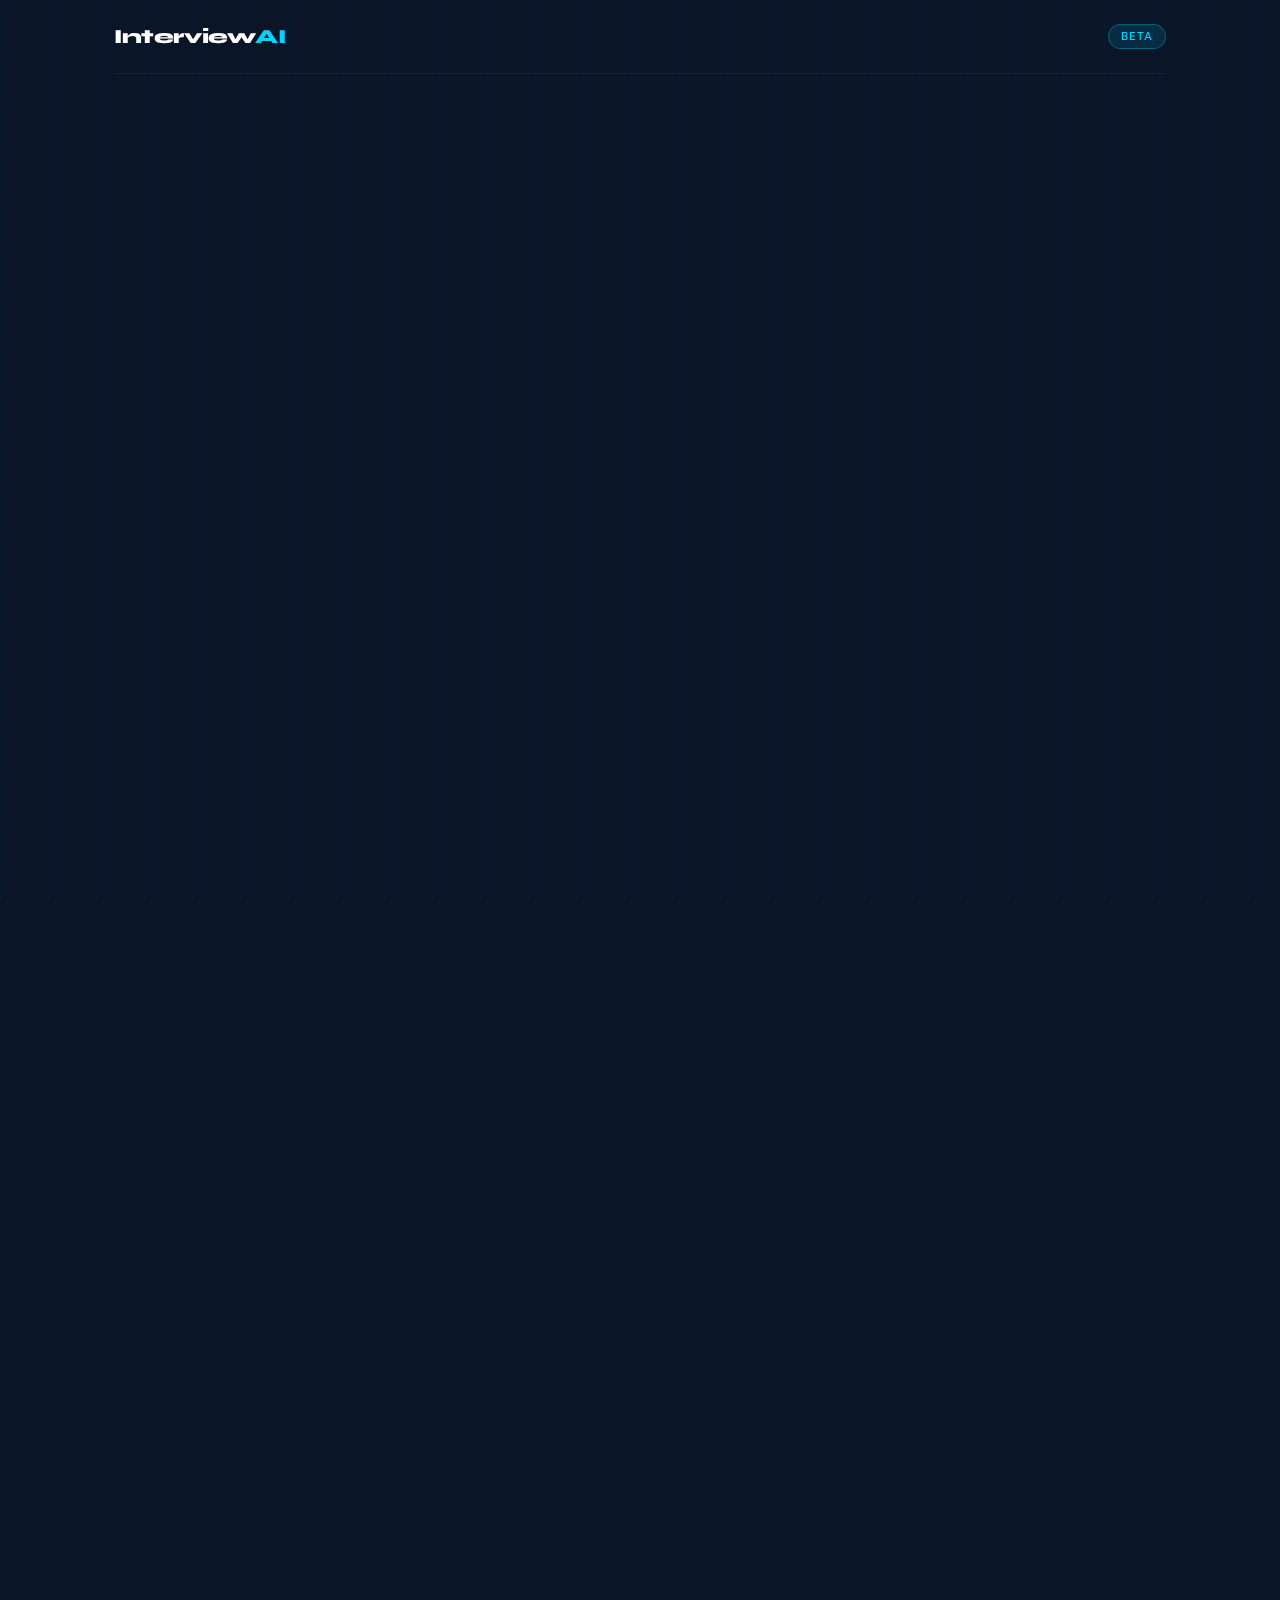
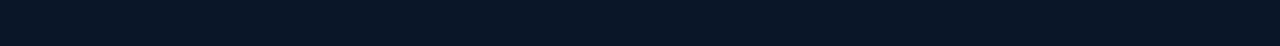
<file: index.html>
<!DOCTYPE html>
<html lang="en">
<head>
  <meta charset="UTF-8" />
  <meta name="viewport" content="width=device-width, initial-scale=1.0" />
  <title>InterviewAI — AI-Powered Interview Coach</title>
  <link rel="stylesheet" href="style.css" />
</head>
<body>
  <div class="container">
    <!-- Nav -->
    <nav class="nav">
      <a class="nav-logo" href="index.html">Interview<span>AI</span></a>
      <span class="nav-badge">Beta</span>
    </nav>

    <!-- Hero -->
    <section class="hero fade-up fade-up-1">
      <div class="hero-eyebrow">AI-Powered Analysis</div>
      <h1>Ace Your Next<br/><em>Interview</em></h1>
      <p>Get real-time feedback on your confidence, emotion, voice clarity, and answer quality — powered by AI analysis.</p>

      <!-- Feature cards -->
      <div class="features fade-up fade-up-2">
        <div class="feature-card">
          <span class="feature-icon">🎯</span>
          <h3>NLP Scoring</h3>
          <p>Your answers scored on clarity, grammar, and relevance in real time.</p>
        </div>
        <div class="feature-card">
          <span class="feature-icon">😊</span>
          <h3>Emotion Tracking</h3>
          <p>Face detection monitors your emotion throughout the session.</p>
        </div>
        <div class="feature-card">
          <span class="feature-icon">🎙️</span>
          <h3>Voice Analysis</h3>
          <p>Speech-to-text + clarity scoring from your microphone.</p>
        </div>
      </div>

      <a href="interview.html" class="btn btn-primary fade-up fade-up-3">
        <svg width="18" height="18" viewBox="0 0 24 24" fill="none" stroke="currentColor" stroke-width="2.5"><polygon points="5,3 19,12 5,21"/></svg>
        Start Interview
      </a>
    </section>

    <!-- How it works -->
    <section style="padding: 48px 0; max-width: 600px; margin: 0 auto; text-align: center;" class="fade-up fade-up-4">
      <h2 style="font-family: var(--font-display); font-size: 1.4rem; font-weight: 700; margin-bottom: 32px; color: var(--gray-400); letter-spacing: -0.02em;">How it works</h2>
      <div class="steps">
        <div class="step done">
          <div class="step-circle">1</div>
          <span class="step-label">Setup</span>
        </div>
        <div class="step-line"></div>
        <div class="step">
          <div class="step-circle">2</div>
          <span class="step-label">Interview</span>
        </div>
        <div class="step-line"></div>
        <div class="step">
          <div class="step-circle">3</div>
          <span class="step-label">Analysis</span>
        </div>
        <div class="step-line"></div>
        <div class="step">
          <div class="step-circle">4</div>
          <span class="step-label">Results</span>
        </div>
      </div>

      <div class="setup-card fade-up fade-up-5">
        <h2>Quick Setup</h2>
        <p>Configure your interview session before we begin. Make sure your camera and microphone are connected.</p>

        <div class="form-group">
          <label>Interview Role</label>
          <input type="text" id="role-input" placeholder="e.g. Software Engineer, Product Manager…" />
        </div>

        <div class="form-group">
          <label>Difficulty Level</label>
          <select id="difficulty-select">
            <option value="easy">Entry Level</option>
            <option value="medium" selected>Mid-Level</option>
            <option value="hard">Senior / Advanced</option>
          </select>
        </div>

        <div class="form-group">
          <label>Number of Questions</label>
          <select id="question-count">
            <option value="3">3 Questions</option>
            <option value="5" selected>5 Questions</option>
            <option value="8">8 Questions</option>
          </select>
        </div>

        <div class="alert" id="setup-alert">
          ⚠️ Please fill in your target role before continuing.
        </div>

        <button class="btn btn-primary" style="width:100%;" onclick="startInterview()">
          Begin Interview Session →
        </button>
      </div>
    </section>
  </div>

  <script>
    function startInterview() {
      const role = document.getElementById('role-input').value.trim();
      const alert = document.getElementById('setup-alert');
      if (!role) {
        alert.classList.add('show');
        return;
      }
      alert.classList.remove('show');
      // Store config
      const config = {
        role,
        difficulty: document.getElementById('difficulty-select').value,
        questionCount: parseInt(document.getElementById('question-count').value)
      };
      sessionStorage.setItem('interviewConfig', JSON.stringify(config));
      window.location.href = 'interview.html';
    }
  </script>
</body>
</html>
</file>
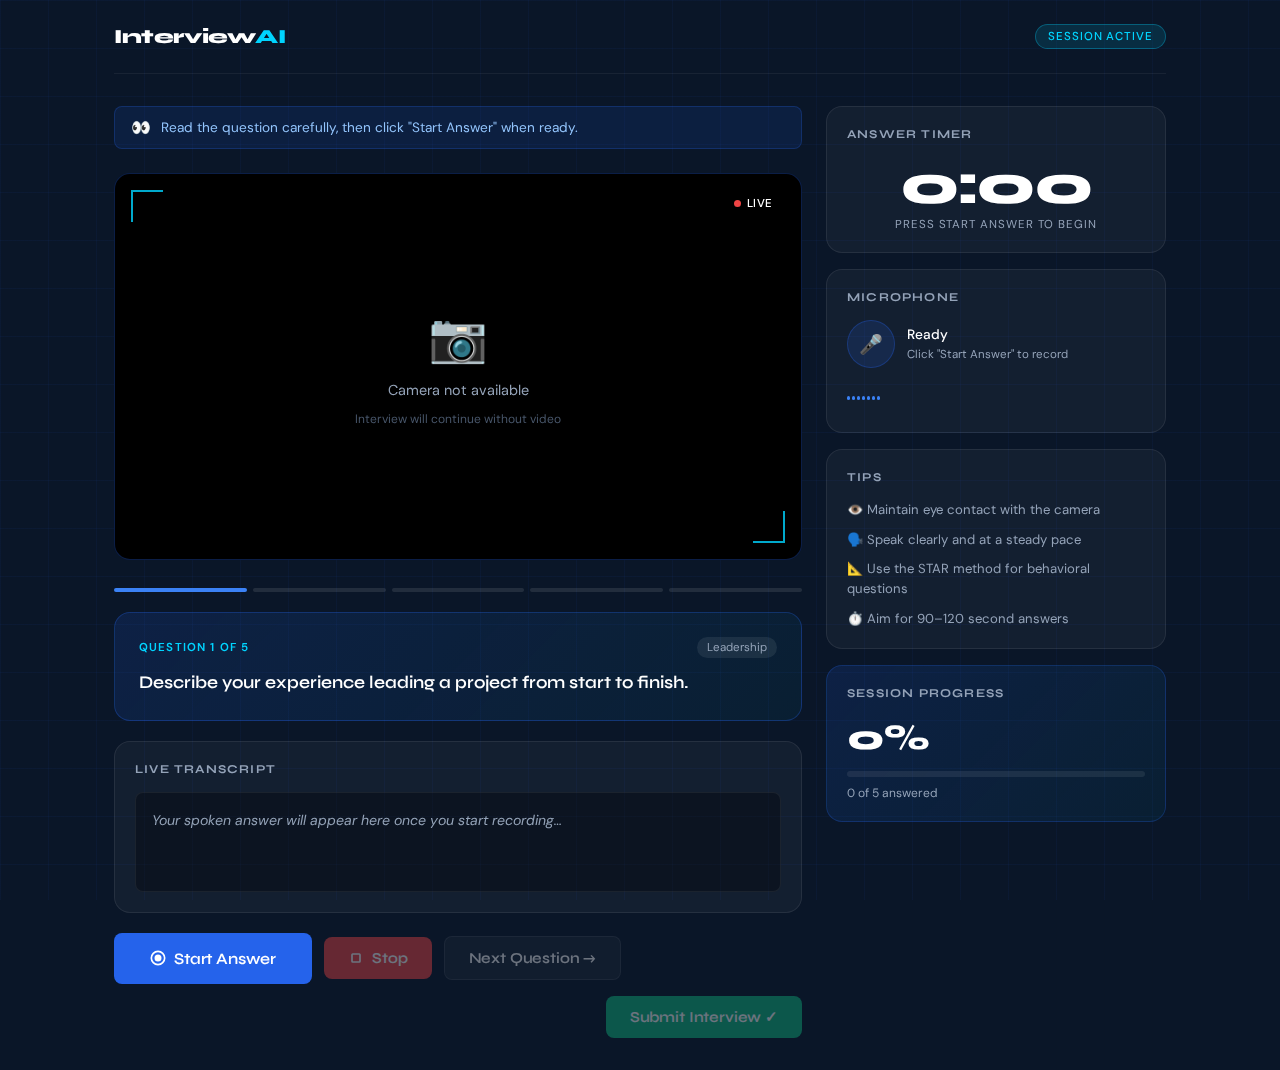
<file: interview.html>
<!DOCTYPE html>
<html lang="en">
<head>
  <meta charset="UTF-8" />
  <meta name="viewport" content="width=device-width, initial-scale=1.0" />
  <title>InterviewAI — Live Session</title>
  <link rel="stylesheet" href="style.css" />
  <style>
    .phase-banner {
      display: flex;
      align-items: center;
      gap: 10px;
      background: rgba(37, 99, 235, 0.12);
      border: 1px solid rgba(37, 99, 235, 0.25);
      border-radius: var(--radius-sm);
      padding: 10px 16px;
      font-size: 0.85rem;
      color: var(--blue-300);
      margin-bottom: 4px;
    }

    .phase-banner .phase-icon { font-size: 1rem; }

    .q-progress {
      display: flex;
      gap: 6px;
      margin-top: 8px;
    }

    .q-dot {
      height: 4px;
      flex: 1;
      border-radius: 2px;
      background: rgba(255,255,255,0.1);
      transition: background 0.4s;
    }

    .q-dot.done { background: var(--success); }
    .q-dot.current { background: var(--blue-400); }

    .recording-badge {
      display: none;
      align-items: center;
      gap: 6px;
      background: rgba(239,68,68,0.15);
      border: 1px solid rgba(239,68,68,0.3);
      color: #fca5a5;
      font-size: 0.72rem;
      font-weight: 600;
      letter-spacing: 0.08em;
      text-transform: uppercase;
      padding: 4px 12px;
      border-radius: 100px;
    }

    .recording-badge.show { display: flex; }
    .recording-badge .dot {
      width: 6px; height: 6px;
      background: var(--danger);
      border-radius: 50%;
      animation: pulse 1s infinite;
    }

    .submit-overlay {
      display: none;
      position: fixed;
      inset: 0;
      background: rgba(10,22,40,0.9);
      backdrop-filter: blur(12px);
      z-index: 100;
      align-items: center;
      justify-content: center;
      flex-direction: column;
      text-align: center;
      gap: 24px;
    }

    .submit-overlay.show { display: flex; }

    .submit-spinner {
      width: 60px; height: 60px;
      border: 3px solid rgba(255,255,255,0.1);
      border-top-color: var(--blue-400);
      border-radius: 50%;
      animation: spin 0.9s linear infinite;
    }

    @keyframes spin { to { transform: rotate(360deg); } }

    .submit-overlay h2 {
      font-family: var(--font-display);
      font-size: 1.5rem;
      font-weight: 700;
    }

    .submit-overlay p { color: var(--gray-400); font-size: 0.9rem; }
  </style>
</head>
<body>
  <!-- Submit / Analyzing overlay -->
  <div class="submit-overlay" id="submit-overlay">
    <div class="submit-spinner"></div>
    <h2>Analyzing Your Interview…</h2>
    <p>Processing speech, facial expressions, and answer quality</p>
  </div>

  <div class="container">
    <nav class="nav">
      <a class="nav-logo" href="index.html">Interview<span>AI</span></a>
      <div style="display:flex;align-items:center;gap:12px;">
        <div class="recording-badge" id="recording-badge">
          <div class="dot"></div>
          Recording
        </div>
        <span class="nav-badge" id="session-label">Session Active</span>
      </div>
    </nav>

    <div class="interview-layout">
      <!-- Main area -->
      <div class="interview-main">

        <!-- Phase banner -->
        <div class="phase-banner" id="phase-banner">
          <span class="phase-icon">👀</span>
          <span id="phase-text">Read the question carefully, then click "Start Answer" when ready.</span>
        </div>

        <!-- Webcam -->
        <div class="webcam-wrap">
          <video id="webcam-video" autoplay muted playsinline></video>
          <div class="webcam-overlay" id="cam-overlay"></div>
          <div class="webcam-status">
            <div class="dot live" id="cam-dot"></div>
            <span id="cam-label">LIVE</span>
          </div>
          <!-- No cam fallback -->
          <div class="webcam-no-cam" id="no-cam" style="display:none;">
            <div class="icon">📷</div>
            <div>Camera not available</div>
            <div style="font-size:0.75rem;color:var(--gray-600);">Interview will continue without video</div>
          </div>
        </div>

        <!-- Q progress -->
        <div class="q-progress" id="q-progress"></div>

        <!-- Question card -->
        <div class="question-card" id="question-card">
          <div class="question-meta">
            <span class="question-num" id="q-num">Question 1 of 5</span>
            <span class="question-category" id="q-cat">Behavioral</span>
          </div>
          <div class="question-text" id="q-text">Loading your personalized question…</div>
        </div>

        <!-- Transcript -->
        <div class="sidebar-card">
          <h3>Live Transcript</h3>
          <div class="transcript-box" id="transcript-box">
            Your spoken answer will appear here once you start recording…
          </div>
        </div>

        <!-- Controls -->
        <div class="controls-bar">
          <button class="btn btn-primary" id="btn-start" onclick="startAnswer()">
            <svg width="16" height="16" viewBox="0 0 24 24" fill="none" stroke="currentColor" stroke-width="2.5"><circle cx="12" cy="12" r="10"/><circle cx="12" cy="12" r="4" fill="currentColor"/></svg>
            Start Answer
          </button>
          <button class="btn btn-danger" id="btn-stop" onclick="stopAnswer()" disabled>
            <svg width="16" height="16" viewBox="0 0 24 24" fill="none" stroke="currentColor" stroke-width="2.5"><rect x="6" y="6" width="12" height="12" rx="1"/></svg>
            Stop
          </button>
          <button class="btn btn-secondary" id="btn-next" onclick="nextQuestion()" disabled>
            Next Question →
          </button>
          <button class="btn btn-success" id="btn-submit" onclick="submitInterview()" disabled style="margin-left:auto;">
            Submit Interview ✓
          </button>
        </div>
      </div>

      <!-- Sidebar -->
      <div class="sidebar">
        <!-- Timer -->
        <div class="sidebar-card">
          <h3>Answer Timer</h3>
          <div class="timer-display" id="timer-display">2:00</div>
          <div class="timer-label" id="timer-label">Press Start Answer to begin</div>
        </div>

        <!-- Mic indicator -->
        <div class="sidebar-card">
          <h3>Microphone</h3>
          <div class="mic-indicator">
            <div class="mic-icon-wrap" id="mic-icon">🎤</div>
            <div class="mic-info">
              <div class="mic-label" id="mic-label">Ready</div>
              <div class="mic-sublabel" id="mic-sub">Click "Start Answer" to record</div>
            </div>
          </div>
          <div class="waveform" id="waveform" style="margin-top:16px;">
            <div class="wave-bar"></div>
            <div class="wave-bar"></div>
            <div class="wave-bar"></div>
            <div class="wave-bar"></div>
            <div class="wave-bar"></div>
            <div class="wave-bar"></div>
            <div class="wave-bar"></div>
          </div>
        </div>

        <!-- Tips -->
        <div class="sidebar-card">
          <h3>Tips</h3>
          <div style="display:flex;flex-direction:column;gap:10px;font-size:0.82rem;color:var(--gray-400);line-height:1.5;">
            <div>👁️ Maintain eye contact with the camera</div>
            <div>🗣️ Speak clearly and at a steady pace</div>
            <div>📐 Use the STAR method for behavioral questions</div>
            <div>⏱️ Aim for 90–120 second answers</div>
          </div>
        </div>

        <!-- Session progress -->
        <div class="sidebar-card" style="background: linear-gradient(135deg,rgba(37,99,235,0.15),rgba(0,212,255,0.05)); border-color: rgba(37,99,235,0.25);">
          <h3>Session Progress</h3>
          <div style="font-family:var(--font-display);font-size:2.2rem;font-weight:800;letter-spacing:-0.03em;color:var(--white);" id="progress-big">0%</div>
          <div style="height:6px;background:rgba(255,255,255,0.08);border-radius:3px;margin-top:12px;overflow:hidden;">
            <div id="progress-bar" style="height:100%;border-radius:3px;background:var(--blue-400);width:0%;transition:width 0.5s;"></div>
          </div>
          <div style="font-size:0.75rem;color:var(--gray-400);margin-top:8px;" id="progress-label">0 of 5 answered</div>
        </div>
      </div>
    </div>
  </div>

  <script src="scripts.js"></script>
</body>
</html>
</file>
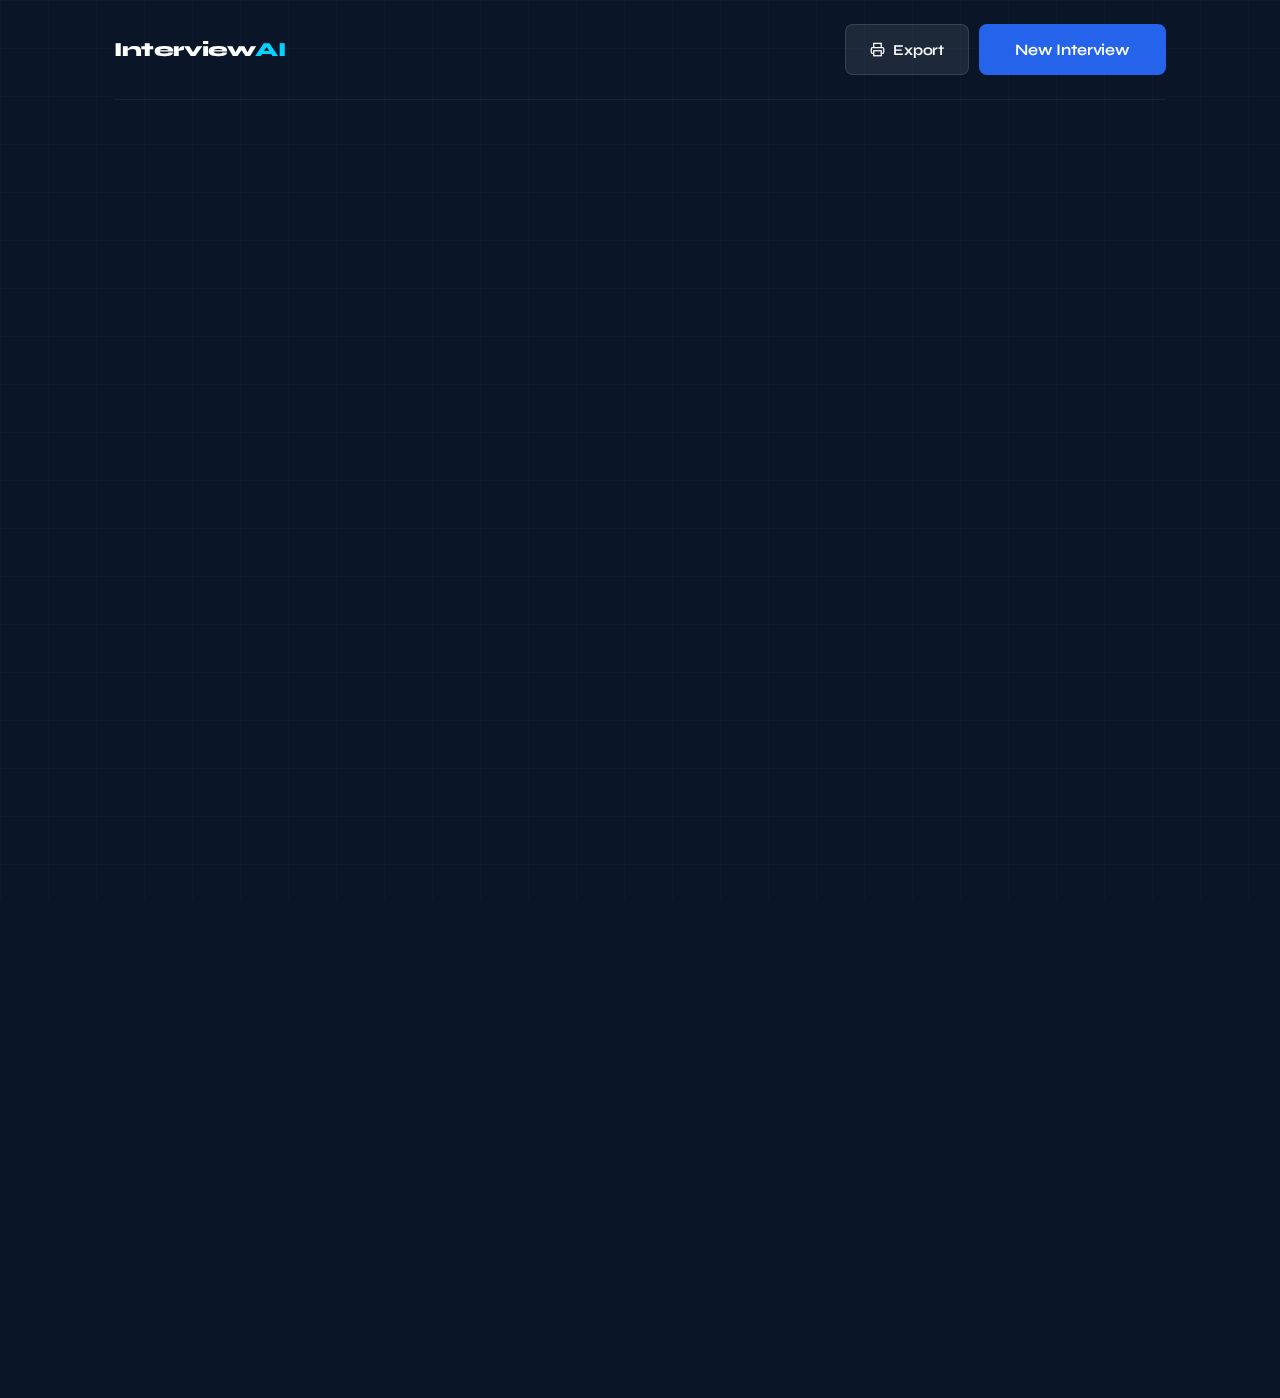
<file: result.html>
<!DOCTYPE html>
<html lang="en">
<head>
  <meta charset="UTF-8" />
  <meta name="viewport" content="width=device-width, initial-scale=1.0" />
  <title>InterviewAI — Your Results</title>
  <link rel="stylesheet" href="style.css" />
</head>
<body>
  <div class="container">
    <nav class="nav">
      <a class="nav-logo" href="index.html">Interview<span>AI</span></a>
      <div style="display:flex;gap:10px;">
        <button class="btn btn-secondary" onclick="window.print()">
          <svg width="15" height="15" viewBox="0 0 24 24" fill="none" stroke="currentColor" stroke-width="2"><path d="M6 9V2h12v7"/><path d="M6 18H4a2 2 0 0 1-2-2v-5a2 2 0 0 1 2-2h16a2 2 0 0 1 2 2v5a2 2 0 0 1-2 2h-2"/><rect x="6" y="14" width="12" height="8"/></svg>
          Export
        </button>
        <a class="btn btn-primary" href="index.html">New Interview</a>
      </div>
    </nav>

    <!-- Results header -->
    <div class="results-header fade-up fade-up-1">
      <div class="hero-eyebrow" style="margin:0 auto 20px;">Interview Complete</div>
      <h1>Your Performance <em style="background:linear-gradient(135deg,var(--blue-400),var(--accent));-webkit-background-clip:text;-webkit-text-fill-color:transparent;background-clip:text;">Report</em></h1>
      <p id="results-subtitle">Here's how you performed across all evaluation dimensions.</p>
    </div>

    <!-- Overall score ring -->
    <div class="score-hero fade-up fade-up-2">
      <div class="score-ring">
        <svg width="160" height="160" viewBox="0 0 160 160">
          <circle class="score-ring-bg" cx="80" cy="80" r="68"/>
          <circle class="score-ring-fill" id="score-ring-fill" cx="80" cy="80" r="68"
            stroke-dasharray="427" stroke-dashoffset="427"/>
        </svg>
        <div class="score-ring-label">
          <div class="score-big" id="overall-score">—</div>
          <div class="score-unit">/ 100</div>
        </div>
      </div>
      <div class="score-summary">
        <h2 id="score-headline">Analyzing…</h2>
        <p id="score-description">Your results are being calculated from your recorded session data.</p>
        <div style="display:flex;gap:12px;margin-top:20px;flex-wrap:wrap;">
          <div style="background:rgba(16,185,129,0.12);border:1px solid rgba(16,185,129,0.25);border-radius:var(--radius-sm);padding:8px 16px;font-size:0.8rem;color:#6ee7b7;" id="strength-tag">💪 Top Strength</div>
          <div style="background:rgba(245,158,11,0.12);border:1px solid rgba(245,158,11,0.25);border-radius:var(--radius-sm);padding:8px 16px;font-size:0.8rem;color:#fcd34d;" id="improve-tag">📈 Improve</div>
        </div>
      </div>
    </div>

    <!-- Metrics grid -->
    <div class="metrics-grid fade-up fade-up-3" id="metrics-grid">
      <!-- Confidence -->
      <div class="metric-card" style="--card-accent:#3b82f6;">
        <span class="metric-icon">💪</span>
        <div class="metric-label">Confidence</div>
        <div class="metric-value" id="m-confidence">—</div>
        <div class="metric-sub" id="m-confidence-sub">Analyzing posture &amp; eye contact</div>
        <div class="metric-bar"><div class="metric-bar-fill" id="mb-confidence"></div></div>
      </div>

      <!-- Emotion Trend -->
      <div class="metric-card" style="--card-accent:#8b5cf6;">
        <span class="metric-icon">😊</span>
        <div class="metric-label">Emotion Trend</div>
        <div class="metric-value" id="m-emotion">—</div>
        <div class="metric-sub" id="m-emotion-sub">Primary detected emotion</div>
        <div class="emotion-timeline" id="emotion-timeline">
          <!-- Generated by JS -->
        </div>
      </div>

      <!-- Voice Clarity -->
      <div class="metric-card" style="--card-accent:#06b6d4;">
        <span class="metric-icon">🎙️</span>
        <div class="metric-label">Voice Clarity</div>
        <div class="metric-value" id="m-voice">—</div>
        <div class="metric-sub" id="m-voice-sub">Speech rate &amp; articulation</div>
        <div class="metric-bar"><div class="metric-bar-fill" id="mb-voice"></div></div>
      </div>

      <!-- NLP Score -->
      <div class="metric-card" style="--card-accent:#10b981;">
        <span class="metric-icon">✍️</span>
        <div class="metric-label">NLP Score</div>
        <div class="metric-value" id="m-nlp">—</div>
        <div class="metric-sub" id="m-nlp-sub">Answer quality &amp; depth</div>
        <div class="metric-bar"><div class="metric-bar-fill" id="mb-nlp"></div></div>
      </div>

      <!-- Sentiment -->
      <div class="metric-card" style="--card-accent:#f59e0b;">
        <span class="metric-icon">📊</span>
        <div class="metric-label">Sentiment</div>
        <div class="metric-value" id="m-sentiment">—</div>
        <div class="metric-sub" id="m-sentiment-sub">Overall answer tone</div>
        <div class="metric-bar"><div class="metric-bar-fill" id="mb-sentiment"></div></div>
      </div>

      <!-- Eye Contact -->
      <div class="metric-card" style="--card-accent:#ec4899;">
        <span class="metric-icon">👁️</span>
        <div class="metric-label">Eye Contact</div>
        <div class="metric-value" id="m-eye">—</div>
        <div class="metric-sub" id="m-eye-sub">Camera engagement</div>
        <div class="metric-bar"><div class="metric-bar-fill" id="mb-eye"></div></div>
      </div>
    </div>

    <!-- Feedback -->
    <div class="feedback-section fade-up fade-up-4">
      <h2>📋 Detailed Feedback</h2>
      <div class="feedback-items" id="feedback-items">
        <!-- Populated by JS -->
      </div>
    </div>

    <!-- Per-question breakdown -->
    <div class="feedback-section fade-up fade-up-5" id="question-breakdown" style="display:none;">
      <h2>🗂️ Question Breakdown</h2>
      <div id="question-cards" style="display:flex;flex-direction:column;gap:12px;"></div>
    </div>

    <!-- Actions -->
    <div style="display:flex;justify-content:center;gap:16px;padding:40px 0;" class="fade-up fade-up-5">
      <a class="btn btn-secondary" href="index.html">← Back to Home</a>
      <a class="btn btn-primary" href="interview.html">Retry Interview</a>
    </div>
  </div>

  <script src="scripts.js"></script>
  <script>
    // Run results display after scripts.js loads
    document.addEventListener('DOMContentLoaded', () => {
      if (window.loadResults) window.loadResults();
    });
  </script>
</body>
</html>
</file>
<file: style.css>
@import url('https://fonts.googleapis.com/css2?family=Syne:wght@400;600;700;800&family=DM+Sans:ital,wght@0,300;0,400;0,500;1,300&display=swap');

:root {
  --blue-900: #0a1628;
  --blue-800: #0d2040;
  --blue-700: #1a3a6b;
  --blue-600: #1e4d9e;
  --blue-500: #2563eb;
  --blue-400: #3b82f6;
  --blue-300: #93c5fd;
  --blue-100: #dbeafe;
  --blue-50: #eff6ff;
  --accent: #00d4ff;
  --accent-warm: #f59e0b;
  --white: #ffffff;
  --gray-100: #f1f5f9;
  --gray-200: #e2e8f0;
  --gray-400: #94a3b8;
  --gray-600: #475569;
  --danger: #ef4444;
  --success: #10b981;

  --font-display: 'Syne', sans-serif;
  --font-body: 'DM Sans', sans-serif;
  --radius: 16px;
  --radius-sm: 8px;
  --shadow: 0 4px 24px rgba(37, 99, 235, 0.12);
  --shadow-lg: 0 12px 48px rgba(37, 99, 235, 0.18);
}

*, *::before, *::after { box-sizing: border-box; margin: 0; padding: 0; }

html { scroll-behavior: smooth; }

body {
  font-family: var(--font-body);
  background: var(--blue-900);
  color: var(--white);
  min-height: 100vh;
  overflow-x: hidden;
}

/* ── GRID BACKGROUND ── */
body::before {
  content: '';
  position: fixed;
  inset: 0;
  background-image:
    linear-gradient(rgba(37, 99, 235, 0.06) 1px, transparent 1px),
    linear-gradient(90deg, rgba(37, 99, 235, 0.06) 1px, transparent 1px);
  background-size: 48px 48px;
  pointer-events: none;
  z-index: 0;
}

.container {
  position: relative;
  z-index: 1;
  max-width: 1100px;
  margin: 0 auto;
  padding: 0 24px;
}

/* ── NAV ── */
.nav {
  display: flex;
  align-items: center;
  justify-content: space-between;
  padding: 24px 0;
  border-bottom: 1px solid rgba(255,255,255,0.06);
  margin-bottom: 0;
}

.nav-logo {
  font-family: var(--font-display);
  font-size: 1.25rem;
  font-weight: 800;
  letter-spacing: -0.02em;
  color: var(--white);
  text-decoration: none;
}

.nav-logo span { color: var(--accent); }

.nav-badge {
  background: rgba(0, 212, 255, 0.12);
  border: 1px solid rgba(0, 212, 255, 0.3);
  color: var(--accent);
  font-size: 0.72rem;
  font-weight: 500;
  letter-spacing: 0.08em;
  text-transform: uppercase;
  padding: 4px 12px;
  border-radius: 100px;
}

/* ── HERO (index) ── */
.hero {
  text-align: center;
  padding: 80px 0 60px;
}

.hero-eyebrow {
  display: inline-flex;
  align-items: center;
  gap: 8px;
  background: rgba(37, 99, 235, 0.15);
  border: 1px solid rgba(37, 99, 235, 0.3);
  color: var(--blue-300);
  font-size: 0.78rem;
  font-weight: 500;
  letter-spacing: 0.1em;
  text-transform: uppercase;
  padding: 6px 16px;
  border-radius: 100px;
  margin-bottom: 32px;
}

.hero-eyebrow::before {
  content: '';
  width: 6px; height: 6px;
  background: var(--accent);
  border-radius: 50%;
  animation: pulse 2s infinite;
}

.hero h1 {
  font-family: var(--font-display);
  font-size: clamp(2.8rem, 6vw, 5rem);
  font-weight: 800;
  line-height: 1.05;
  letter-spacing: -0.03em;
  margin-bottom: 24px;
}

.hero h1 em {
  font-style: normal;
  background: linear-gradient(135deg, var(--blue-400), var(--accent));
  -webkit-background-clip: text;
  -webkit-text-fill-color: transparent;
  background-clip: text;
}

.hero p {
  font-size: 1.1rem;
  color: var(--gray-400);
  max-width: 520px;
  margin: 0 auto 48px;
  line-height: 1.7;
  font-weight: 300;
}

/* ── FEATURE CARDS ── */
.features {
  display: grid;
  grid-template-columns: repeat(3, 1fr);
  gap: 16px;
  margin: 0 auto 56px;
  max-width: 720px;
}

.feature-card {
  background: rgba(255,255,255,0.04);
  border: 1px solid rgba(255,255,255,0.08);
  border-radius: var(--radius);
  padding: 20px;
  text-align: left;
  transition: border-color 0.2s, background 0.2s;
}

.feature-card:hover {
  border-color: rgba(37, 99, 235, 0.4);
  background: rgba(37, 99, 235, 0.08);
}

.feature-icon {
  font-size: 1.5rem;
  margin-bottom: 10px;
  display: block;
}

.feature-card h3 {
  font-family: var(--font-display);
  font-size: 0.85rem;
  font-weight: 700;
  margin-bottom: 4px;
  color: var(--white);
}

.feature-card p {
  font-size: 0.78rem;
  color: var(--gray-400);
  line-height: 1.5;
}

/* ── BUTTONS ── */
.btn {
  display: inline-flex;
  align-items: center;
  justify-content: center;
  gap: 8px;
  font-family: var(--font-display);
  font-weight: 600;
  font-size: 0.95rem;
  letter-spacing: -0.01em;
  border: none;
  border-radius: var(--radius-sm);
  cursor: pointer;
  transition: all 0.2s;
  text-decoration: none;
}

.btn-primary {
  background: var(--blue-500);
  color: var(--white);
  padding: 16px 36px;
  font-size: 1rem;
  border-radius: var(--radius-sm);
  box-shadow: 0 0 0 0 rgba(37, 99, 235, 0.5);
}

.btn-primary:hover {
  background: var(--blue-400);
  transform: translateY(-1px);
  box-shadow: 0 8px 24px rgba(37, 99, 235, 0.4);
}

.btn-secondary {
  background: rgba(255,255,255,0.08);
  border: 1px solid rgba(255,255,255,0.12);
  color: var(--white);
  padding: 12px 24px;
}

.btn-secondary:hover {
  background: rgba(255,255,255,0.12);
}

.btn-danger {
  background: var(--danger);
  color: var(--white);
  padding: 12px 24px;
}

.btn-danger:hover { background: #dc2626; }

.btn-success {
  background: var(--success);
  color: var(--white);
  padding: 12px 24px;
}

.btn-success:hover { background: #059669; }

.btn:disabled {
  opacity: 0.4;
  cursor: not-allowed;
  transform: none !important;
}

/* ── INTERVIEW LAYOUT ── */
.interview-layout {
  display: grid;
  grid-template-columns: 1fr 340px;
  gap: 24px;
  padding: 32px 0;
  min-height: calc(100vh - 90px);
  align-items: start;
}

.interview-main { display: flex; flex-direction: column; gap: 20px; }

/* ── WEBCAM ── */
.webcam-wrap {
  position: relative;
  background: #000;
  border-radius: var(--radius);
  overflow: hidden;
  border: 1px solid rgba(37, 99, 235, 0.3);
  aspect-ratio: 16/9;
}

#webcam-video {
  width: 100%; height: 100%;
  object-fit: cover;
  display: block;
  transform: scaleX(-1);
}

.webcam-overlay {
  position: absolute;
  inset: 0;
  pointer-events: none;
}

/* Corner brackets */
.webcam-overlay::before,
.webcam-overlay::after {
  content: '';
  position: absolute;
  width: 32px; height: 32px;
  border-color: var(--accent);
  border-style: solid;
  opacity: 0.8;
}

.webcam-overlay::before {
  top: 16px; left: 16px;
  border-width: 2px 0 0 2px;
}

.webcam-overlay::after {
  bottom: 16px; right: 16px;
  border-width: 0 2px 2px 0;
}

.webcam-status {
  position: absolute;
  top: 16px;
  right: 16px;
  display: flex;
  align-items: center;
  gap: 6px;
  background: rgba(0,0,0,0.6);
  backdrop-filter: blur(8px);
  border-radius: 100px;
  padding: 6px 12px;
  font-size: 0.72rem;
  font-weight: 500;
  color: var(--white);
  letter-spacing: 0.05em;
}

.webcam-status .dot {
  width: 7px; height: 7px;
  background: var(--danger);
  border-radius: 50%;
}

.webcam-status .dot.live {
  background: var(--danger);
  animation: pulse 1.2s infinite;
}

.webcam-no-cam {
  position: absolute;
  inset: 0;
  display: flex;
  flex-direction: column;
  align-items: center;
  justify-content: center;
  gap: 12px;
  color: var(--gray-400);
  font-size: 0.9rem;
}

.webcam-no-cam .icon { font-size: 3rem; }

/* ── CONTROLS ── */
.controls-bar {
  display: flex;
  align-items: center;
  gap: 12px;
  flex-wrap: wrap;
}

/* ── SIDEBAR ── */
.sidebar { display: flex; flex-direction: column; gap: 16px; }

.sidebar-card {
  background: rgba(255,255,255,0.04);
  border: 1px solid rgba(255,255,255,0.08);
  border-radius: var(--radius);
  padding: 20px;
}

.sidebar-card h3 {
  font-family: var(--font-display);
  font-size: 0.75rem;
  font-weight: 700;
  letter-spacing: 0.1em;
  text-transform: uppercase;
  color: var(--gray-400);
  margin-bottom: 16px;
}

/* ── TIMER ── */
.timer-display {
  font-family: var(--font-display);
  font-size: 3.5rem;
  font-weight: 800;
  letter-spacing: -0.04em;
  color: var(--white);
  text-align: center;
  line-height: 1;
  margin-bottom: 4px;
}

.timer-display.warning { color: var(--accent-warm); }
.timer-display.danger { color: var(--danger); animation: flash 0.6s infinite; }

.timer-label {
  text-align: center;
  font-size: 0.72rem;
  color: var(--gray-400);
  letter-spacing: 0.08em;
  text-transform: uppercase;
}

/* ── MIC INDICATOR ── */
.mic-indicator {
  display: flex;
  align-items: center;
  gap: 12px;
}

.mic-icon-wrap {
  width: 48px; height: 48px;
  background: rgba(37, 99, 235, 0.15);
  border: 1px solid rgba(37, 99, 235, 0.3);
  border-radius: 50%;
  display: flex;
  align-items: center;
  justify-content: center;
  font-size: 1.2rem;
  flex-shrink: 0;
  transition: all 0.2s;
}

.mic-icon-wrap.active {
  background: rgba(239, 68, 68, 0.2);
  border-color: var(--danger);
  animation: mic-pulse 1.4s ease-in-out infinite;
}

.mic-info { flex: 1; }

.mic-label {
  font-size: 0.85rem;
  font-weight: 500;
  color: var(--white);
  margin-bottom: 4px;
}

.mic-sublabel {
  font-size: 0.72rem;
  color: var(--gray-400);
}

/* Waveform bars */
.waveform {
  display: flex;
  align-items: center;
  gap: 2px;
  height: 28px;
}

.wave-bar {
  width: 3px;
  background: var(--blue-400);
  border-radius: 2px;
  height: 4px;
  transition: height 0.1s;
}

.waveform.active .wave-bar {
  animation: wave 0.6s ease-in-out infinite alternate;
}

.wave-bar:nth-child(2) { animation-delay: 0.1s !important; }
.wave-bar:nth-child(3) { animation-delay: 0.2s !important; }
.wave-bar:nth-child(4) { animation-delay: 0.3s !important; }
.wave-bar:nth-child(5) { animation-delay: 0.4s !important; }
.wave-bar:nth-child(6) { animation-delay: 0.2s !important; }
.wave-bar:nth-child(7) { animation-delay: 0.1s !important; }

/* ── QUESTION CARD ── */
.question-card {
  background: linear-gradient(135deg, rgba(37,99,235,0.15), rgba(0,212,255,0.05));
  border: 1px solid rgba(37, 99, 235, 0.3);
  border-radius: var(--radius);
  padding: 24px;
}

.question-meta {
  display: flex;
  align-items: center;
  justify-content: space-between;
  margin-bottom: 12px;
}

.question-num {
  font-size: 0.72rem;
  font-weight: 600;
  letter-spacing: 0.1em;
  text-transform: uppercase;
  color: var(--accent);
}

.question-category {
  font-size: 0.72rem;
  background: rgba(255,255,255,0.08);
  padding: 3px 10px;
  border-radius: 100px;
  color: var(--gray-400);
}

.question-text {
  font-family: var(--font-display);
  font-size: 1.1rem;
  font-weight: 600;
  line-height: 1.45;
  color: var(--white);
}

/* ── TRANSCRIPT CARD ── */
.transcript-box {
  background: rgba(0,0,0,0.3);
  border-radius: var(--radius-sm);
  padding: 16px;
  min-height: 100px;
  font-size: 0.88rem;
  color: var(--gray-400);
  line-height: 1.6;
  font-style: italic;
  border: 1px solid rgba(255,255,255,0.06);
  max-height: 160px;
  overflow-y: auto;
}

.transcript-box.has-text {
  color: var(--white);
  font-style: normal;
}

/* ── RESULTS LAYOUT ── */
.results-header {
  padding: 48px 0 32px;
  text-align: center;
}

.results-header h1 {
  font-family: var(--font-display);
  font-size: clamp(2rem, 4vw, 3rem);
  font-weight: 800;
  letter-spacing: -0.03em;
  margin-bottom: 12px;
}

.results-header p {
  color: var(--gray-400);
  font-size: 1rem;
}

.score-hero {
  display: flex;
  align-items: center;
  justify-content: center;
  margin: 0 auto 48px;
  gap: 48px;
  max-width: 600px;
}

.score-ring {
  position: relative;
  width: 160px; height: 160px;
  flex-shrink: 0;
}

.score-ring svg { transform: rotate(-90deg); }

.score-ring-bg { fill: none; stroke: rgba(255,255,255,0.08); stroke-width: 8; }
.score-ring-fill { fill: none; stroke: var(--blue-400); stroke-width: 8; stroke-linecap: round; transition: stroke-dashoffset 1.5s cubic-bezier(0.4,0,0.2,1); }

.score-ring-label {
  position: absolute;
  inset: 0;
  display: flex;
  flex-direction: column;
  align-items: center;
  justify-content: center;
}

.score-big {
  font-family: var(--font-display);
  font-size: 2.8rem;
  font-weight: 800;
  letter-spacing: -0.04em;
  color: var(--white);
  line-height: 1;
}

.score-unit {
  font-size: 0.75rem;
  color: var(--gray-400);
  letter-spacing: 0.05em;
}

.score-summary { flex: 1; }

.score-summary h2 {
  font-family: var(--font-display);
  font-size: 1.4rem;
  font-weight: 700;
  margin-bottom: 8px;
}

.score-summary p {
  font-size: 0.9rem;
  color: var(--gray-400);
  line-height: 1.6;
}

/* ── METRICS GRID ── */
.metrics-grid {
  display: grid;
  grid-template-columns: repeat(auto-fill, minmax(200px, 1fr));
  gap: 16px;
  margin-bottom: 32px;
}

.metric-card {
  background: rgba(255,255,255,0.04);
  border: 1px solid rgba(255,255,255,0.08);
  border-radius: var(--radius);
  padding: 24px;
  position: relative;
  overflow: hidden;
  transition: border-color 0.2s, transform 0.2s;
}

.metric-card::before {
  content: '';
  position: absolute;
  top: 0; left: 0; right: 0;
  height: 3px;
  background: var(--card-accent, var(--blue-400));
}

.metric-card:hover {
  border-color: rgba(37, 99, 235, 0.3);
  transform: translateY(-2px);
}

.metric-icon {
  font-size: 1.6rem;
  margin-bottom: 12px;
  display: block;
}

.metric-label {
  font-size: 0.72rem;
  font-weight: 600;
  letter-spacing: 0.1em;
  text-transform: uppercase;
  color: var(--gray-400);
  margin-bottom: 8px;
}

.metric-value {
  font-family: var(--font-display);
  font-size: 2rem;
  font-weight: 800;
  letter-spacing: -0.03em;
  color: var(--white);
  line-height: 1;
  margin-bottom: 8px;
}

.metric-bar {
  height: 4px;
  background: rgba(255,255,255,0.08);
  border-radius: 2px;
  overflow: hidden;
  margin-top: 12px;
}

.metric-bar-fill {
  height: 100%;
  border-radius: 2px;
  background: var(--card-accent, var(--blue-400));
  width: 0%;
  transition: width 1.5s cubic-bezier(0.4,0,0.2,1);
}

.metric-sub {
  font-size: 0.78rem;
  color: var(--gray-400);
  margin-top: 4px;
}

/* ── EMOTION TIMELINE ── */
.emotion-timeline {
  display: flex;
  align-items: flex-end;
  gap: 6px;
  height: 60px;
  margin-top: 12px;
}

.emotion-tick {
  flex: 1;
  border-radius: 4px 4px 0 0;
  transition: height 1s ease;
  cursor: pointer;
  position: relative;
}

.emotion-tick:hover::after {
  content: attr(data-label);
  position: absolute;
  bottom: 100%;
  left: 50%;
  transform: translateX(-50%);
  background: rgba(0,0,0,0.8);
  color: var(--white);
  font-size: 0.65rem;
  padding: 4px 8px;
  border-radius: 4px;
  white-space: nowrap;
  margin-bottom: 4px;
}

/* ── FEEDBACK SECTION ── */
.feedback-section {
  background: rgba(255,255,255,0.04);
  border: 1px solid rgba(255,255,255,0.08);
  border-radius: var(--radius);
  padding: 24px;
  margin-bottom: 32px;
}

.feedback-section h2 {
  font-family: var(--font-display);
  font-size: 1.1rem;
  font-weight: 700;
  margin-bottom: 16px;
  display: flex;
  align-items: center;
  gap: 8px;
}

.feedback-items { display: flex; flex-direction: column; gap: 12px; }

.feedback-item {
  display: flex;
  gap: 12px;
  align-items: flex-start;
  font-size: 0.88rem;
  line-height: 1.5;
  color: var(--gray-400);
}

.feedback-item .fi-icon { font-size: 1rem; flex-shrink: 0; margin-top: 1px; }

.feedback-item.positive .fi-icon::before { content: '✓'; color: var(--success); font-weight: 700; }
.feedback-item.negative .fi-icon::before { content: '!'; color: var(--accent-warm); font-weight: 700; }

/* ── ANIMATIONS ── */
@keyframes pulse {
  0%, 100% { opacity: 1; transform: scale(1); }
  50% { opacity: 0.5; transform: scale(0.8); }
}

@keyframes mic-pulse {
  0%, 100% { box-shadow: 0 0 0 0 rgba(239,68,68,0.4); }
  50% { box-shadow: 0 0 0 12px rgba(239,68,68,0); }
}

@keyframes wave {
  from { height: 4px; }
  to { height: 22px; }
}

@keyframes flash {
  0%, 100% { opacity: 1; }
  50% { opacity: 0.4; }
}

@keyframes fadeUp {
  from { opacity: 0; transform: translateY(16px); }
  to { opacity: 1; transform: translateY(0); }
}

.fade-up {
  animation: fadeUp 0.5s ease forwards;
}

.fade-up-1 { animation-delay: 0.1s; opacity: 0; }
.fade-up-2 { animation-delay: 0.2s; opacity: 0; }
.fade-up-3 { animation-delay: 0.3s; opacity: 0; }
.fade-up-4 { animation-delay: 0.4s; opacity: 0; }
.fade-up-5 { animation-delay: 0.5s; opacity: 0; }

/* ── STEPS INDICATOR ── */
.steps {
  display: flex;
  align-items: center;
  gap: 0;
  justify-content: center;
  margin-bottom: 48px;
}

.step {
  display: flex;
  flex-direction: column;
  align-items: center;
  gap: 6px;
}

.step-circle {
  width: 36px; height: 36px;
  border-radius: 50%;
  border: 2px solid rgba(255,255,255,0.15);
  display: flex;
  align-items: center;
  justify-content: center;
  font-family: var(--font-display);
  font-size: 0.8rem;
  font-weight: 700;
  color: var(--gray-400);
  background: var(--blue-900);
}

.step.active .step-circle {
  background: var(--blue-500);
  border-color: var(--blue-500);
  color: var(--white);
}

.step.done .step-circle {
  background: var(--success);
  border-color: var(--success);
  color: var(--white);
}

.step-label {
  font-size: 0.7rem;
  color: var(--gray-400);
  letter-spacing: 0.05em;
  white-space: nowrap;
}

.step.active .step-label { color: var(--white); }

.step-line {
  width: 60px; height: 1px;
  background: rgba(255,255,255,0.1);
  margin-bottom: 22px;
  flex-shrink: 0;
}

/* ── SETUP CARD ── */
.setup-card {
  max-width: 560px;
  margin: 0 auto;
  background: rgba(255,255,255,0.04);
  border: 1px solid rgba(255,255,255,0.08);
  border-radius: var(--radius);
  padding: 36px;
}

.setup-card h2 {
  font-family: var(--font-display);
  font-size: 1.5rem;
  font-weight: 700;
  margin-bottom: 8px;
}

.setup-card p {
  color: var(--gray-400);
  font-size: 0.9rem;
  margin-bottom: 28px;
  line-height: 1.6;
}

.form-group { margin-bottom: 20px; }

.form-group label {
  display: block;
  font-size: 0.8rem;
  font-weight: 500;
  color: var(--gray-400);
  margin-bottom: 8px;
  letter-spacing: 0.03em;
}

.form-group select,
.form-group input {
  width: 100%;
  background: rgba(0,0,0,0.3);
  border: 1px solid rgba(255,255,255,0.1);
  border-radius: var(--radius-sm);
  color: var(--white);
  font-family: var(--font-body);
  font-size: 0.9rem;
  padding: 12px 16px;
  outline: none;
  transition: border-color 0.2s;
  -webkit-appearance: none;
}

.form-group select:focus,
.form-group input:focus {
  border-color: var(--blue-400);
}

/* ── ALERT ── */
.alert {
  display: flex;
  align-items: center;
  gap: 10px;
  background: rgba(239, 68, 68, 0.1);
  border: 1px solid rgba(239,68,68,0.3);
  border-radius: var(--radius-sm);
  padding: 12px 16px;
  font-size: 0.85rem;
  color: #fca5a5;
  margin-bottom: 20px;
  display: none;
}

.alert.show { display: flex; }

/* ── RESPONSIVE ── */
@media (max-width: 768px) {
  .interview-layout { grid-template-columns: 1fr; }
  .features { grid-template-columns: 1fr; }
  .metrics-grid { grid-template-columns: repeat(2, 1fr); }
  .score-hero { flex-direction: column; text-align: center; }
  .steps { gap: 0; }
  .step-line { width: 32px; }
}

/* Scrollbar */
::-webkit-scrollbar { width: 6px; }
::-webkit-scrollbar-track { background: transparent; }
::-webkit-scrollbar-thumb { background: rgba(255,255,255,0.1); border-radius: 3px; }
</file>
